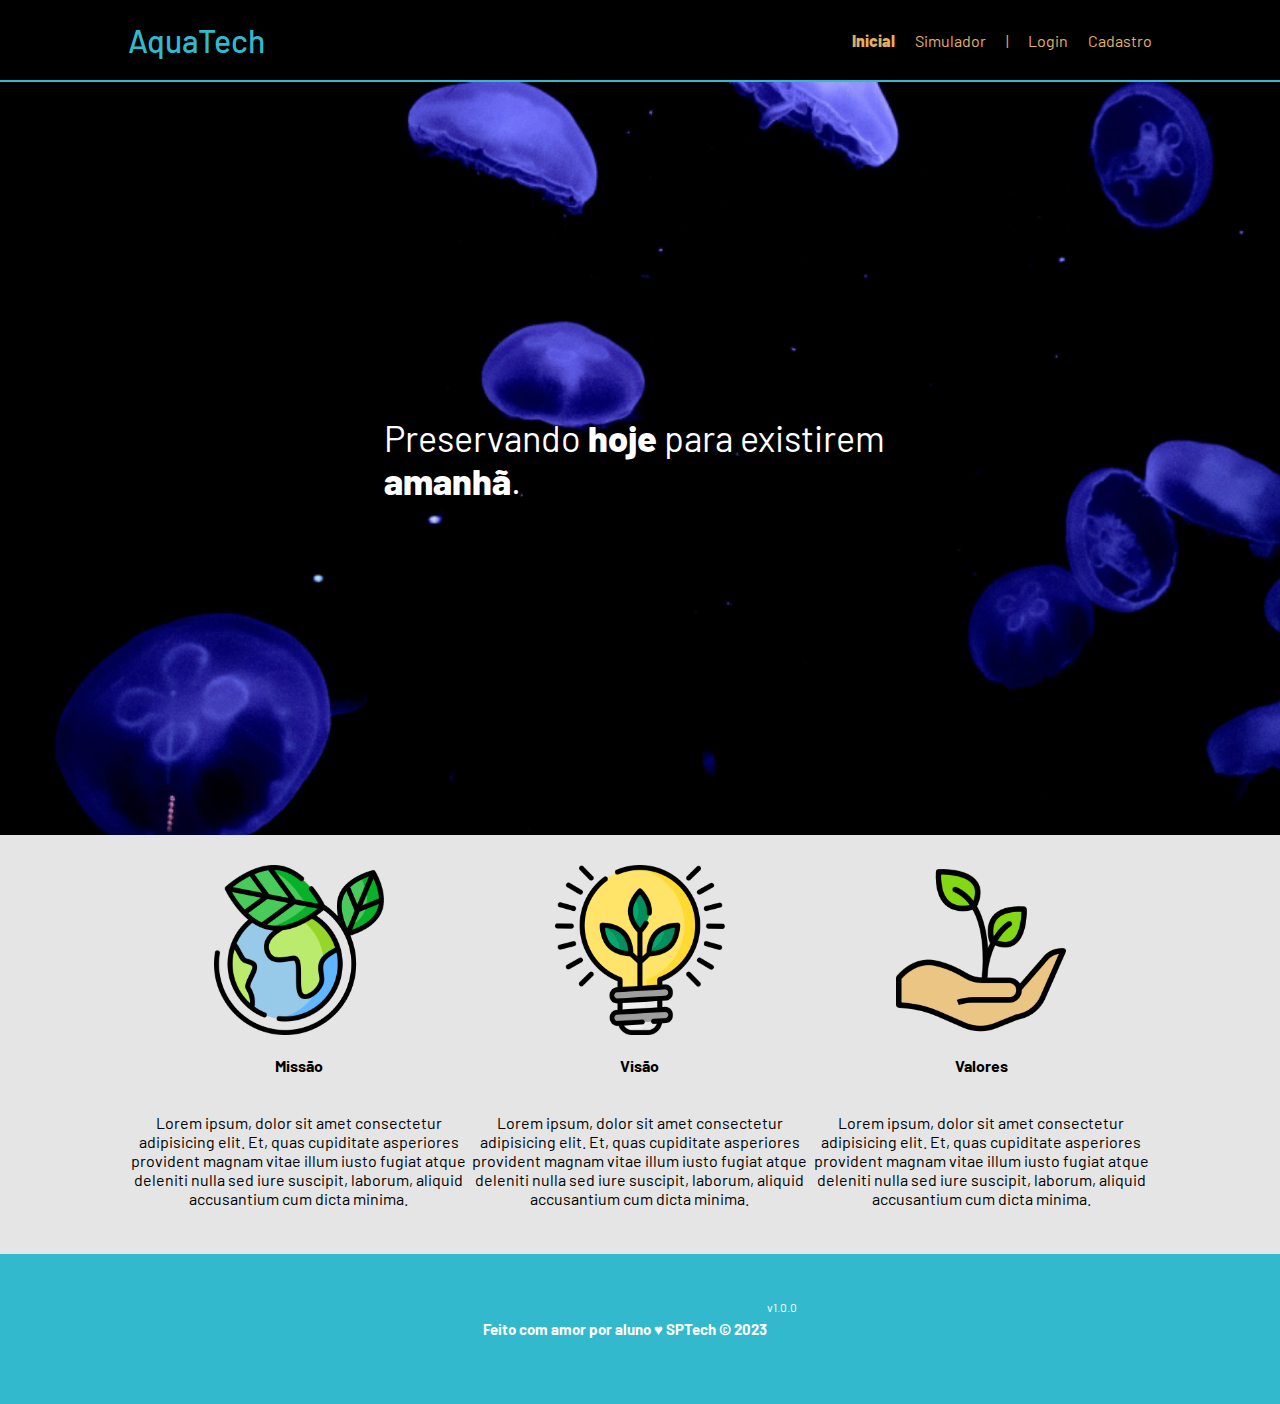
<file: public/index.html>
<!DOCTYPE html>
<html lang="en">

<head>
    <meta charset="UTF-8">
    <meta http-equiv="X-UA-Compatible" content="IE=edge">
    <meta name="viewport" content="width=device-width, initial-scale=1.0">

    <title>AquaTech | Página Inicial</title>

    <script src="./js/sessao.js"></script>

    <link rel="stylesheet" href="./css/estilo.css">
    <link rel="icon" href="./assets/icon/favicon2.ico">
    <link rel="preconnect" href="https://fonts.gstatic.com">
</head>

<body>
    <div class="header">
      <div class="container">
        <h1 class="titulo">AquaTech</h1>
        <ul class="navbar">
          <li class="agora">
            <a href="#">Inicial</a>
          </li>
          <li>
            <a href="simulador.html">Simulador</a>
          </li>
          <li>|</li>
          <li>
            <a href="login.html">Login</a>
          </li>
          <li>
            <a href="cadastro.html">Cadastro</a>
          </li>
        </ul>
      </div>
    </div>
  
    <div class="banner">
      <div class="container">
        <p>Preservando <span>hoje</span> para existirem <span>amanhã</span>.</p>
      </div>
    </div>
  
    <div class="social">
      <div class="container">
        <div class="boxes">
          <div class="box">
            <img src="assets/imgs/planet-earth_color.png">
            <h4>Missão</h4>
            <p>Lorem ipsum, dolor sit amet consectetur adipisicing elit. Et, quas cupiditate asperiores provident magnam
              vitae illum iusto fugiat atque deleniti nulla sed iure suscipit, laborum, aliquid accusantium cum dicta
              minima.</p>
          </div>
          <div class="box">
            <img src="assets/imgs/lightbulb_color.png">
            <h4>Visão</h4>
            <p>Lorem ipsum, dolor sit amet consectetur adipisicing elit. Et, quas cupiditate asperiores provident magnam
              vitae illum iusto fugiat atque deleniti nulla sed iure suscipit, laborum, aliquid accusantium cum dicta
              minima.</p>
          </div>
          <div class="box">
            <img src="assets/imgs/growth_color.png">
            <h4>Valores</h4>
            <p>Lorem ipsum, dolor sit amet consectetur adipisicing elit. Et, quas cupiditate asperiores provident magnam
              vitae illum iusto fugiat atque deleniti nulla sed iure suscipit, laborum, aliquid accusantium cum dicta
              minima.</p>
          </div>
        </div>
      </div>
    </div>
  
    <div class="footer">
      <div class="container">
        <h4>Feito com amor por aluno &hearts; SPTech &copy; 2023</h4>
        <span class="version">v1.0.0</span>
      </div>
    </div>
  </body>

</html>
</file>
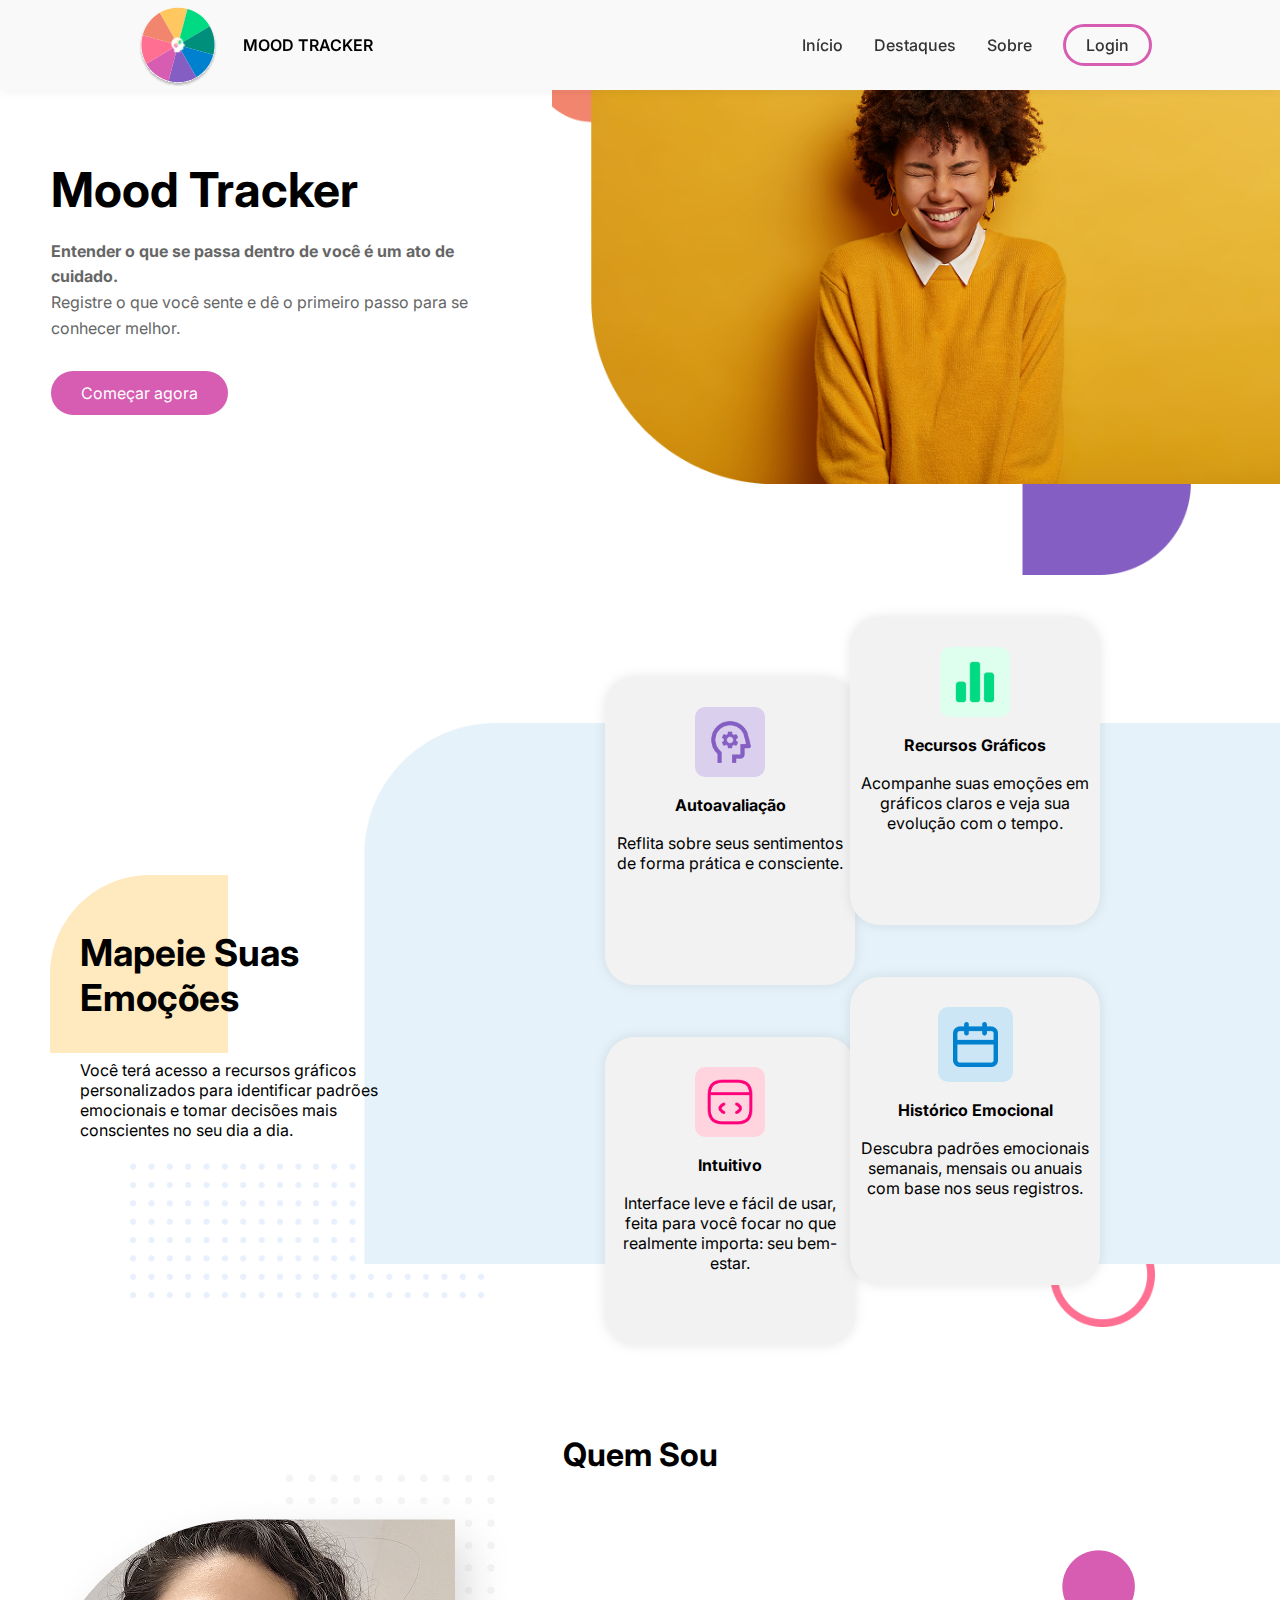
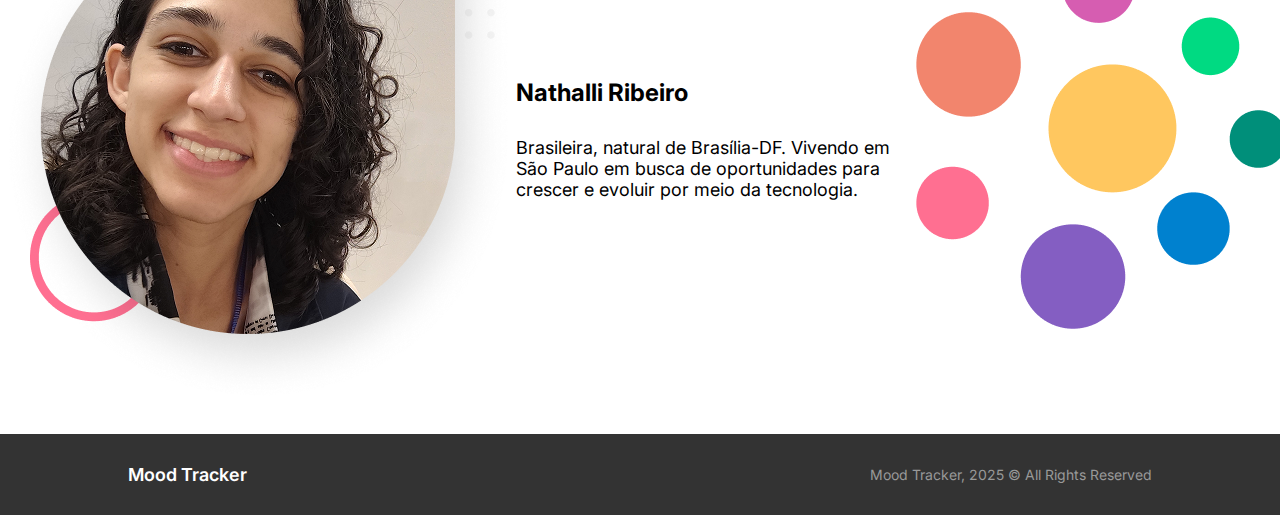
<file: website/public/index.html>
<!DOCTYPE html>
<html lang="pt-br">

<head>
  <meta charset="UTF-8">
  <meta http-equiv="X-UA-Compatible" content="IE=edge">
  <meta name="viewport" content="width=device-width, initial-scale=1.0">

  <title>Mood Tracker</title>

  <script src="./js/sessao.js"></script>

  <link rel="stylesheet" href="./css/estilo.css">
  <link rel="icon" href="./assets/icon/logotitle.svg">
  <link rel="preconnect" href="https://fonts.gstatic.com">
</head>

<body>
  <div class="header" id="inicio">
    <div class="container">
      <div class="logo-area">
        <img class="logo_navbar" src="./assets/icon/logotitle.svg" alt="logo">
        <span>MOOD TRACKER</span>
      </div>

      <ul class="navbar">
        <li class="agora">
          <a href="#inicio">Início</a>
        </li>
        <li class="agora">
          <a href="#destaque">Destaques</a>
        </li>
        <li class="agora">
          <a href="#sobre">Sobre</a>
        </li>
        <li class="login-button">
          <a href="login.html">Login</a>
        </li>
      </ul>
    </div>
  </div>

  <div class="banner" >
    <div class="container">
      <div class="banner-content">
        <div class="banner-text">
          <h1>Mood Tracker</h1>
          <p><span>Entender o que se passa dentro de você é um ato de cuidado.</span> <br>
            Registre o que você sente e dê o primeiro passo para se conhecer melhor.</p>
          <a href="./cadastro.html" class="banner-button">Começar agora</a>
        </div>
        <div class="banner-image">
        </div>
      </div>
    </div>
  </div>

  <div class="destaque" id="destaque">
    <div class="container">
      <div class="destaque-text">
        <h4>Mapeie Suas Emoções</h4>
        <p>Você terá acesso a recursos gráficos personalizados para identificar padrões emocionais
          e tomar decisões mais conscientes no seu dia a dia.</p>
      </div>
      <div class="boxes">
        <div class="box box1">
          <img src="assets/imgs/autoavaliacao.png">
          <h4>Autoavaliação</h4>
          <p>Reflita sobre seus sentimentos de forma prática e consciente.</p>
        </div>
        <div class="box box2">
          <img src="assets/imgs/recursos-graficos.png">
          <h4>Recursos Gráficos</h4>
          <p>Acompanhe suas emoções em gráficos claros e veja sua evolução com o tempo.</p>
        </div>
        <div class="box box3">
          <img src="assets/imgs/intuitivo.png">
          <h4>Intuitivo</h4>
          <p> Interface leve e fácil de usar,
            feita para você focar no que realmente importa: seu bem-estar.</p>
        </div>
        <div class="box box4">
          <img src="assets/imgs/historico-emocional.png">
          <h4>Histórico Emocional</h4>
          <p>Descubra padrões emocionais semanais, mensais ou anuais com base nos seus registros.</p>
        </div>
      </div>
    </div>
  </div>

  <div class="sobre" id="sobre">
    <h1>Quem Sou</h1>
    <div class="container">
      <img src="./assets/imgs/foto.png" alt="Foto de perfil">
      <div class="sobre-text">
        <h4>Nathalli Ribeiro</h4>
        <p>Brasileira, natural de Brasília-DF. Vivendo em São Paulo em busca de oportunidades para crescer e evoluir por
        meio da tecnologia.</p>
      </div>
      <img src="./assets/imgs/bolinhas.png">
    </div>
  </div>

  <div class="footer">
    <div class="container">
      <div class="footer-content">
        <div class="footer-logo">Mood Tracker</div>
        <div class="footer-copyright">Mood Tracker, 2025 © All Rights Reserved</div>
      </div>
    </div>
  </div>
</body>

</html>
</file>
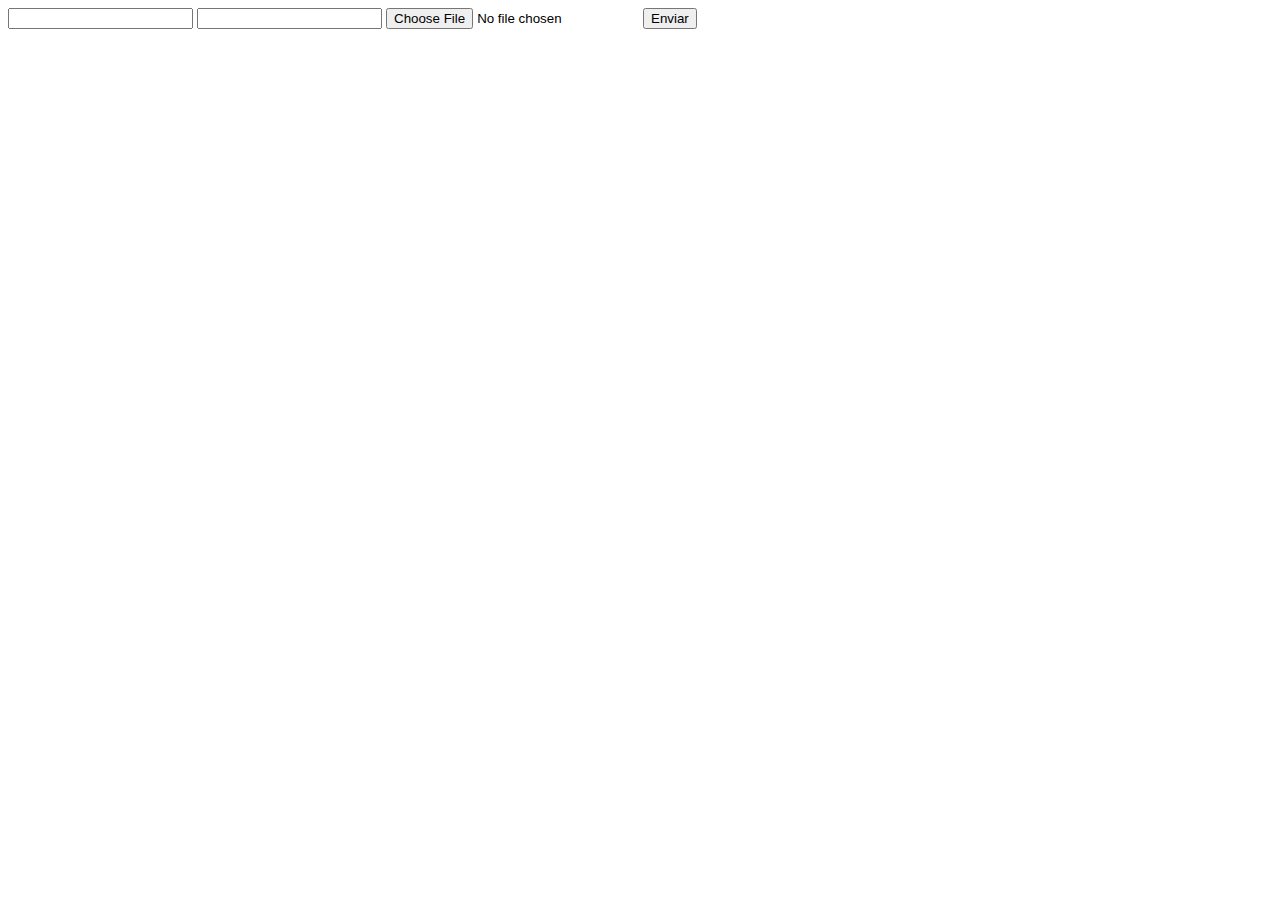
<file: docs_apoio/exemplo_de_upload_de_arquivo/public/index.html>
<!DOCTYPE html>
<html lang="en">

<head>
  <meta charset="UTF-8">
  <meta http-equiv="X-UA-Compatible" content="IE=edge">
  <meta name="viewport" content="width=device-width, initial-scale=1.0">
  <title>Upload</title>
</head>

<body>

  <div>
    <input name="nome" id="nome" type="text" />
    <input name="email" id="email" type="url" />
    <input name="foto" id="foto" type="file" />
    <button onclick="enviar()">Enviar</button>
  </div>

  <div id="container"></div>
</body>

</html>

<script>
  function enviar() {
    const formData = new FormData();
    formData.append('foto', foto.files[0])
    formData.append('nome', nome.value)
    formData.append('email', email.value)

    fetch("/usuarios/cadastro", {
      method: "POST",
      body: formData
    })
      .then(res => {
        window.location = "./perfil.html"
      })
      .catch(err => {
        console.log(err);
      })
  }
</script>
</file>
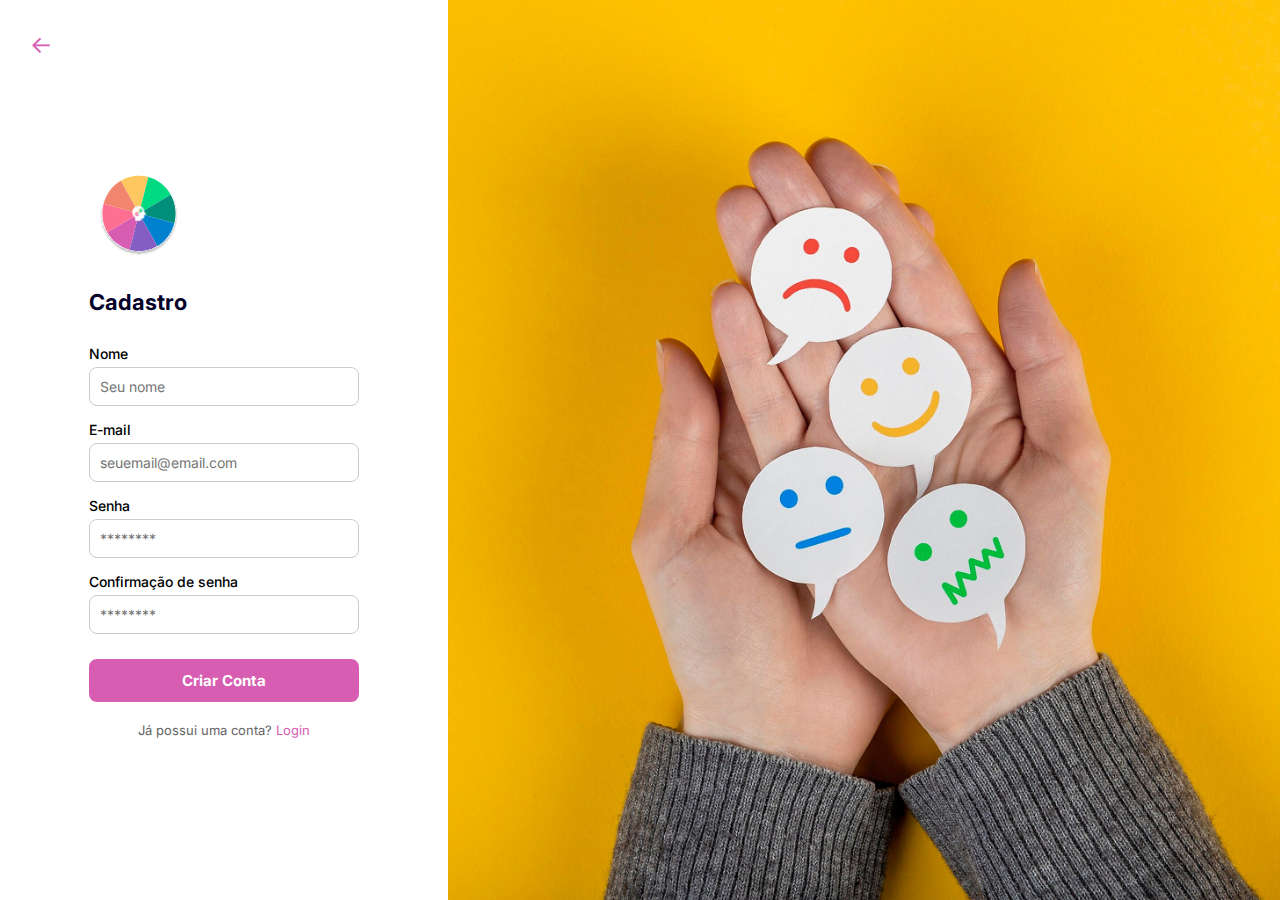
<file: public/cadastro.html>
<!DOCTYPE html>
<html lang="pt-br">

<head>
  <meta charset="UTF-8" />
  <meta http-equiv="X-UA-Compatible" content="IE=edge" />
  <meta name="viewport" content="width=device-width, initial-scale=1.0" />
  <title>Cadastro - Mood Tracker</title>

  <script src="./js/sessao.js" defer></script>
  <link rel="stylesheet" href="./css/log.css" />
  <link rel="icon" href="./assets/icon/logotitle.svg" />
  <link rel="preconnect" href="https://fonts.gstatic.com" />
</head>

<body>
  <div class="login">
    <div class="painel-esquerdo">
      <a href="index.html" class="voltar-seta">←</a>

      <div class="alerta_erro">
        <div class="card_erro" id="cardErro">
          <span id="mensagem_erro"></span>
        </div>
      </div>

      <div class="container">
        <div class="card-login">
          <img class="logo_login" src="./assets/icon/logotitle.svg" alt="Logo Mood Tracker" />
          <h2>Cadastro</h2>

          <form class="formulario" onsubmit="cadastrar()">
            <div class="campo">
              <label for="nome_input">Nome</label>
              <input id="nome_input" type="text" placeholder="Seu nome" required />
            </div>

            <div class="campo">
              <label for="email_input">E-mail</label>
              <input id="email_input" type="email" placeholder="seuemail@email.com" required />
            </div>

            <div class="campo">
              <label for="senha_input">Senha</label>
              <input id="senha_input" type="password" placeholder="********" required />
            </div>

            <div class="campo">
              <label for="confirmacao_senha_input">Confirmação de senha</label>
              <div class="campo-senha">
                <input id="confirmacao_senha_input" type="password" placeholder="********" required />
              </div>
            </div>

            <button type="submit" class="botao">Criar Conta</button>
          </form>

          <div class="cadastro-link">
            Já possui uma conta? <a href="login.html">Login</a>
          </div>

          <div id="div_erros_login"></div>
        </div>
      </div>
    </div>

    <div class="painel-direito"></div>
  </div>

</body>

</html>


<script>
  // Array para armazenar empresas cadastradas para validação de código de ativação 
  // let listaEmpresasCadastradas = [];

  function cadastrar() {
    // aguardar();


    //Recupere o valor da nova input pelo nome do id
    // Agora vá para o método fetch logo abaixo
    var nomeVar = nome_input.value;
    var emailVar = email_input.value;
    var senhaVar = senha_input.value;
    var confirmacaoSenhaVar = confirmacao_senha_input.value;

    // Verificando se há algum campo em branco
    if (
      nomeVar == "" ||
      emailVar == "" ||
      senhaVar == "" ||
      confirmacaoSenhaVar == ""
    ) {
      cardErro.style.display = "block";
      mensagem_erro.innerHTML = "Preencha todos os campos.";

      finalizarAguardar();
      return false;
    } /* else if (nomeVar.length <= 1) {
      cardErro.style.display = "block";
      mensagem_erro.innerHTML = "Digite seu nome.";

      finalizarAguardar();
      return false;

    } else if (!emailVar.includes('@') || !emailVar.includes('.')) {
      cardErro.style.display = "block";
      mensagem_erro.innerHTML = "Email inválido! Deve incluir @ e .";

      finalizarAguardar();
      return false;

    } else if (senhaVar.length <= 6) {
      cardErro.style.display = "block";
      mensagem_erro.innerHTML = "Sua senha deve ter mais que 6 caracteres.";

      finalizarAguardar();
      return false;

    } else if (senhaVar != confirmacaoSenhaVar) {
      cardErro.style.display = "block";
      mensagem_erro.innerHTML = "As senhas devem ser iguais.";

      finalizarAguardar();
      return false;
    } */ else {
      setInterval(sumirMensagem, 5000);
    }

    // Enviando o valor da nova input
    fetch("/users/cadastrar", {
      method: "POST",
      headers: {
        "Content-Type": "application/json",
      },
      body: JSON.stringify({
        nomeServer: nomeVar,
        emailServer: emailVar,
        senhaServer: senhaVar,
      }),
    })
      .then(function (resposta) {
        console.log("resposta: ", resposta);

        if (resposta.ok) {
          cardErro.style.display = "block";

          mensagem_erro.innerHTML =
            "Cadastro realizado com sucesso! Redirecionando para tela de Login...";

          setTimeout(() => {
            window.location = "login.html";
          }, 2000);

          limparFormulario();
          finalizarAguardar();
        } else {
          throw "Houve um erro ao tentar realizar o cadastro!";
        }
      })
      .catch(function (resposta) {
        console.log(`#ERRO: ${resposta}`);
        finalizarAguardar();
      });

    return false;
  }

  function sumirMensagem() {
    cardErro.style.display = "none";
  }

</script>
</file>
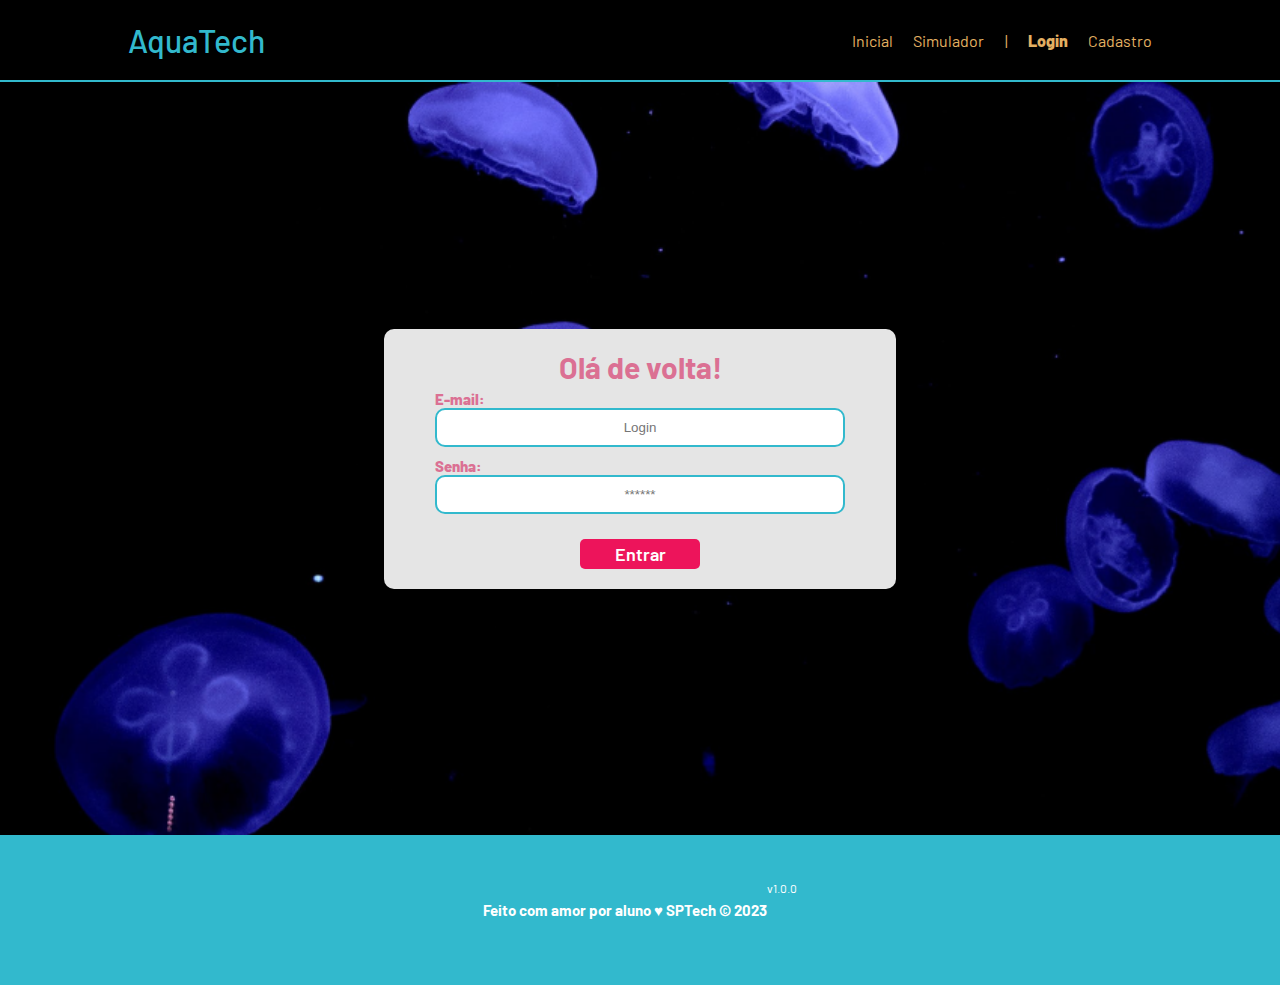
<file: public/login.html>
<!DOCTYPE html>
<html lang="pt-br">

<head>
    <meta charset="UTF-8">
    <meta http-equiv="X-UA-Compatible" content="IE=edge">
    <meta name="viewport" content="width=device-width, initial-scale=1.0">

    <title>AquaTech | Login</title>

    <script src="./js/sessao.js"></script>

    <link rel="stylesheet" href="./css/estilo.css">
    <link rel="icon" href="./assets/icon/favicon2.ico">
    <link rel="preconnect" href="https://fonts.gstatic.com">
</head>

<body>

    <!--Header-->

    <div class="header">
        <div class="container">
            <h1 class="titulo">AquaTech</h1>
            <ul class="navbar">
                <li>
                    <a href="index.html">Inicial</a>
                </li>
                <li>
                    <a href="simulador.html">Simulador</a>
                </li>
                <li>|</li>
                <li class="agora">
                    <a href="#">Login</a>
                </li>
                <li>
                    <a href="cadastro.html">Cadastro</a>
                </li>
            </ul>
        </div>
    </div>


    <div class="login">
        <div class="alerta_erro">
            <div class="card_erro" id="cardErro">
                <span id="mensagem_erro"></span>
            </div>
        </div>
        <div class="container">
            <div class="card card-login">
                <h2>Olá de volta!</h2>
                <div class="formulario">
                    <div class="campo">
                        <span>E-mail:</span>
                        <input id="email_input" type="text" placeholder="Login">
                    </div>
                    <div class="campo">
                        <span>Senha:</span>
                        <input id="senha_input" type="password" placeholder="******">
                    </div>
                    <button class="botao" onclick="entrar()">Entrar</button>
                </div>

                <div id="div_aguardar" class="loading-div">
                    <img src="./assets/circle-loading.gif" id="loading-gif">
                </div>

                <div id="div_erros_login"></div>
            </div>
        </div>
    </div>

    <!--footer inicio-->
    <div class="footer">
        <div class="container">
            <h4>Feito com amor por aluno &hearts; SPTech &copy; 2023</h4>
            <span class="version">v1.0.0</span>
        </div>
    </div>
    <!--footer fim-->

</body>

</html>

<script>


    function entrar() {
        aguardar();

        var emailVar = email_input.value;
        var senhaVar = senha_input.value;

        if (emailVar == "" || senhaVar == "") {
            cardErro.style.display = "block"
            mensagem_erro.innerHTML = "(Mensagem de erro para todos os campos em branco)";
            finalizarAguardar();
            return false;
        }
        else {
            setInterval(sumirMensagem, 5000)
        }

        console.log("FORM LOGIN: ", emailVar);
        console.log("FORM SENHA: ", senhaVar);

        fetch("/usuarios/autenticar", {
            method: "POST",
            headers: {
                "Content-Type": "application/json"
            },
            body: JSON.stringify({
                emailServer: emailVar,
                senhaServer: senhaVar
            })
        }).then(function (resposta) {
            console.log("ESTOU NO THEN DO entrar()!")

            if (resposta.ok) {
                console.log(resposta);

                resposta.json().then(json => {
                    console.log(json);
                    console.log(JSON.stringify(json));
                    sessionStorage.EMAIL_USUARIO = json.email;
                    sessionStorage.NOME_USUARIO = json.nome;
                    sessionStorage.ID_USUARIO = json.id;
                    sessionStorage.AQUARIOS = JSON.stringify(json.aquarios)

                    setTimeout(function () {
                        window.location = "./dashboard/cards.html";
                    }, 1000); // apenas para exibir o loading

                });

            } else {

                console.log("Houve um erro ao tentar realizar o login!");

                resposta.text().then(texto => {
                    console.error(texto);
                    finalizarAguardar(texto);
                });
            }

        }).catch(function (erro) {
            console.log(erro);
        })

        return false;
    }

    function sumirMensagem() {
        cardErro.style.display = "none"
    }

</script>
</file>
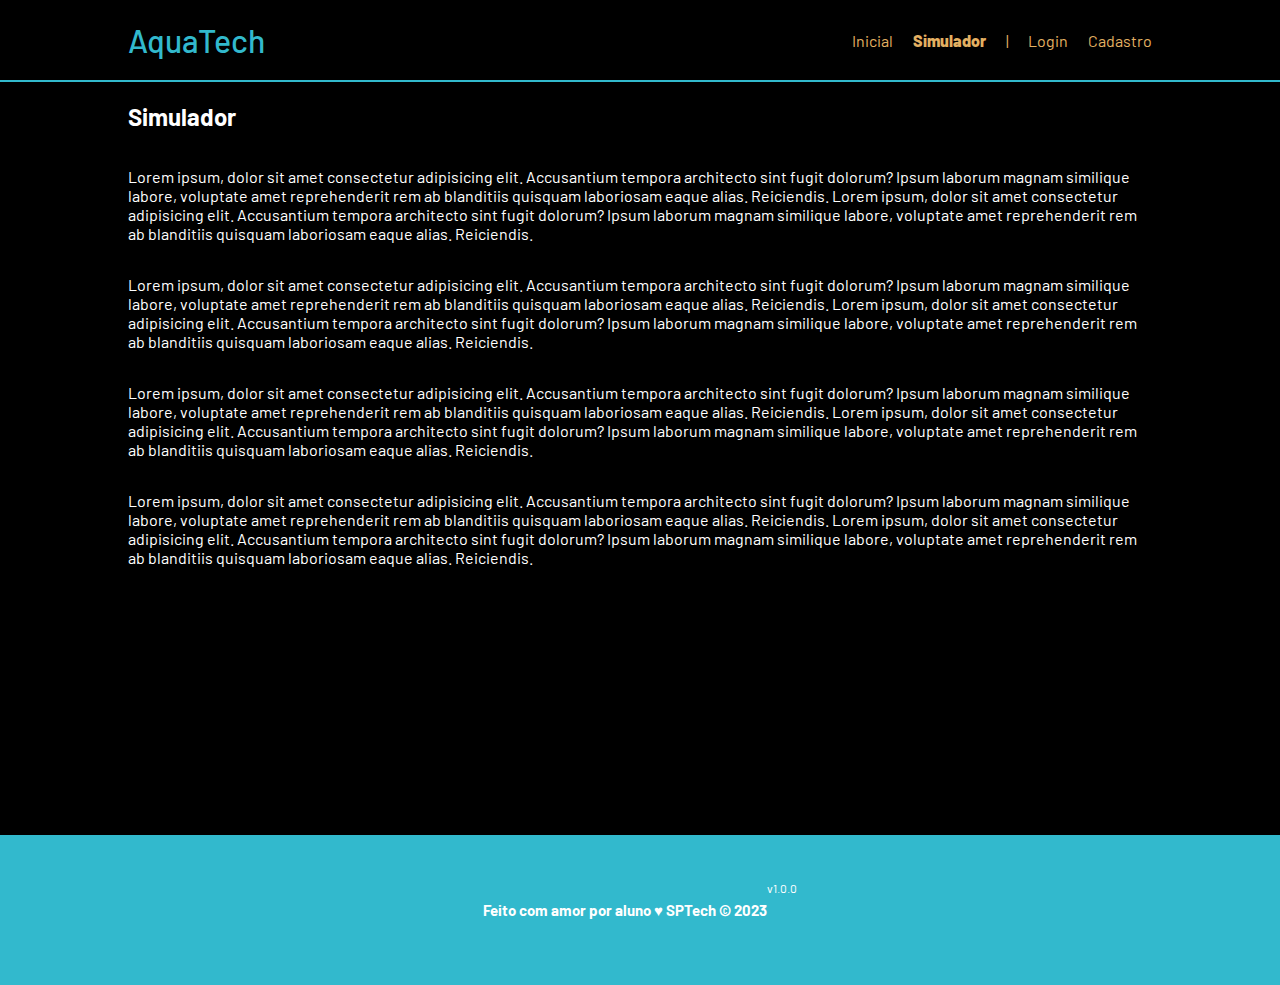
<file: public/simulador.html>
<!DOCTYPE html>
<html lang="pt-br">

<head>
    <meta charset="UTF-8">
    <meta http-equiv="X-UA-Compatible" content="IE=edge">
    <meta name="viewport" content="width=device-width, initial-scale=1.0">

    <title>AquaTech | Simulador</title>

    <script src="./js/sessao.js"></script>

    <link rel="stylesheet" href="./css/estilo.css">
    <link rel="icon" href="./assets/icon/favicon2.ico">
    <link rel="preconnect" href="https://fonts.gstatic.com">
</head>

<body>

    <!--header inicio-->
    <div class="header">
        <div class="container">
            <h1 class="titulo">AquaTech</h1>
            <ul class="navbar">
                <li>
                    <a href="./index.html">Inicial</a>
                </li>
                <li class="agora">Simulador</li>
                <li>|</li>
                <li>
                    <a href="./login.html">Login</a>
                </li>
                <li>
                    <a href="./login.html">Cadastro</a>
                </li>
            </ul>
        </div>
    </div>


    <!-- simulador inicio -->
    <div class="simulador">
        <div class="container">
            <h2>Simulador</h2>
            <p>Lorem ipsum, dolor sit amet consectetur adipisicing elit. Accusantium tempora architecto sint fugit
                dolorum? Ipsum laborum magnam similique labore, voluptate amet reprehenderit rem ab blanditiis quisquam
                laboriosam eaque alias. Reiciendis. Lorem ipsum, dolor sit amet consectetur adipisicing elit.
                Accusantium tempora architecto sint fugit dolorum? Ipsum laborum magnam similique labore, voluptate amet
                reprehenderit rem ab blanditiis quisquam laboriosam eaque alias. Reiciendis.</p>
            <p>Lorem ipsum, dolor sit amet consectetur adipisicing elit. Accusantium tempora architecto sint fugit
                dolorum? Ipsum laborum magnam similique labore, voluptate amet reprehenderit rem ab blanditiis quisquam
                laboriosam eaque alias. Reiciendis. Lorem ipsum, dolor sit amet consectetur adipisicing elit.
                Accusantium tempora architecto sint fugit dolorum? Ipsum laborum magnam similique labore, voluptate amet
                reprehenderit rem ab blanditiis quisquam laboriosam eaque alias. Reiciendis.</p>
            <p>Lorem ipsum, dolor sit amet consectetur adipisicing elit. Accusantium tempora architecto sint fugit
                dolorum? Ipsum laborum magnam similique labore, voluptate amet reprehenderit rem ab blanditiis quisquam
                laboriosam eaque alias. Reiciendis. Lorem ipsum, dolor sit amet consectetur adipisicing elit.
                Accusantium tempora architecto sint fugit dolorum? Ipsum laborum magnam similique labore, voluptate amet
                reprehenderit rem ab blanditiis quisquam laboriosam eaque alias. Reiciendis.</p>
            <p>Lorem ipsum, dolor sit amet consectetur adipisicing elit. Accusantium tempora architecto sint fugit
                dolorum? Ipsum laborum magnam similique labore, voluptate amet reprehenderit rem ab blanditiis quisquam
                laboriosam eaque alias. Reiciendis. Lorem ipsum, dolor sit amet consectetur adipisicing elit.
                Accusantium tempora architecto sint fugit dolorum? Ipsum laborum magnam similique labore, voluptate amet
                reprehenderit rem ab blanditiis quisquam laboriosam eaque alias. Reiciendis.</p>

        </div>
    </div>
    <!-- simulador fim -->

    <!--footer inicio-->
    <div class="footer">
        <div class="container">
            <h4>Feito com amor por aluno &hearts; SPTech &copy; 2023</h4>
            <span class="version">v1.0.0</span>
        </div>
    </div>
    <!--footer fim-->


</body>

</html>
</file>
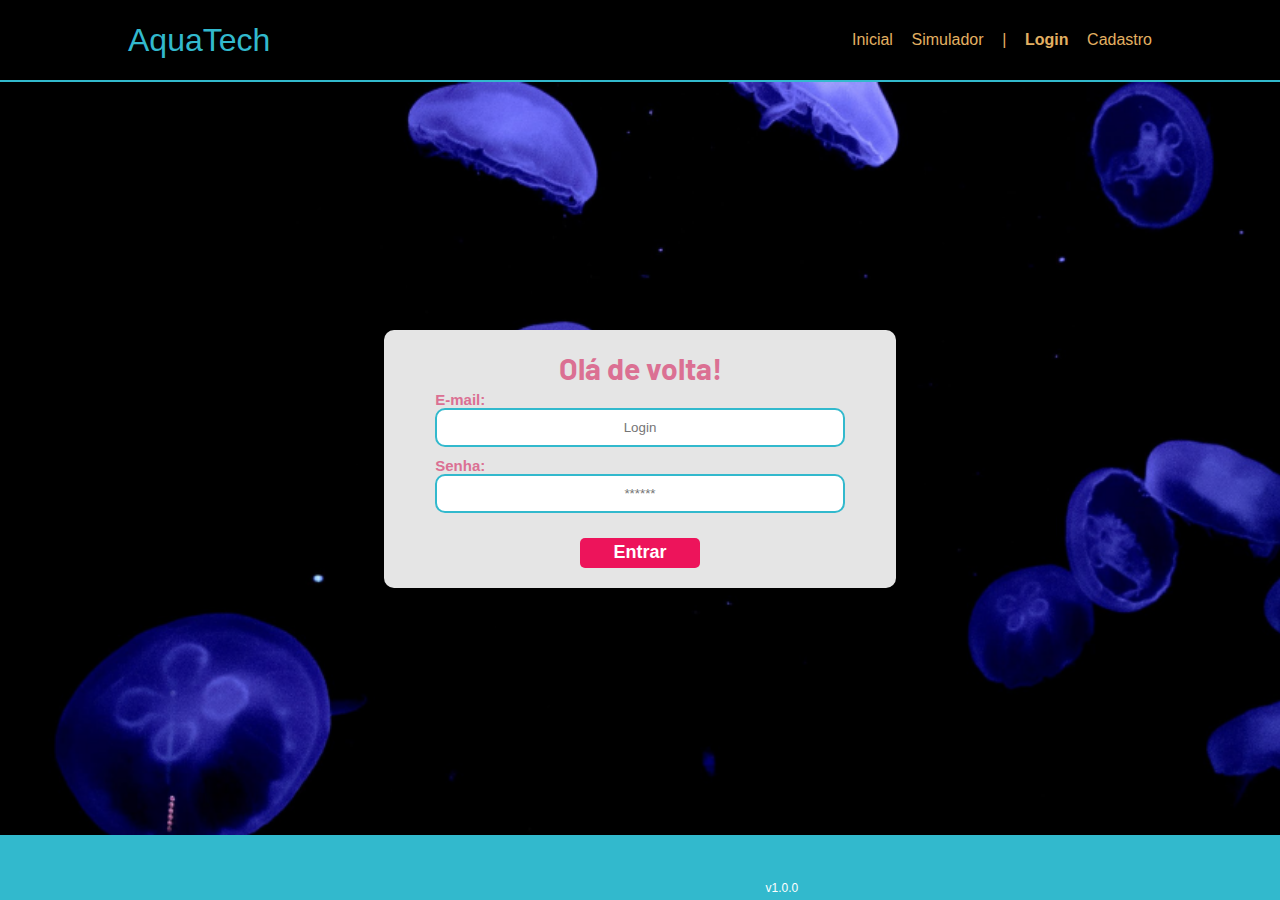
<file: public/dashboard/cards.html>
<!DOCTYPE html>
<html lang="pt-br">

<head>
    <link rel="shortcut icon" href="../assets/icon/favicon2.ico" type="image/x-icon">
    <meta charset="UTF-8">
    <meta http-equiv="X-UA-Compatible" content="IE=edge">
    <meta name="viewport" content="width=device-width, initial-scale=1.0">
    <title>AquaTech | Tempo Real</title>


    <link rel="stylesheet" href="./../css/dashboards.css">
    <link rel="stylesheet" href="./../css/estilo.css" />

    <script src="../js/sessao.js"></script>
    <script src="../js/alerta.js"></script>
    <link rel="preconnect" href="https://fonts.gstatic.com">
    <link
        href="https://fonts.googleapis.com/css2?family=Exo+2:ital,wght@0,100;0,200;0,300;0,400;0,500;0,600;0,700;0,800;0,900;1,100;1,200;1,300;1,400;1,500;1,600;1,700;1,800;1,900&display=swap"
        rel="stylesheet">
</head>

<body onload="validarSessao(), exibirAquarios(),  atualizacaoPeriodica()">

    <div class="janela">

        <div class="header-left dash-header">

            <h1>AquaTech</h1>

            <div class="hello">
                <h3>Olá, <span id="b_usuario">usuário</span>!</h3>
            </div>

            <div class="btn-nav">
                <h3>Aquários</h3>
            </div>

            <div class="btn-nav-white">
                <a href="./dashboard.html">
                    <h3>Gráficos</h3>
                </a>
            </div>

            <div class="btn-nav-white">
                <a href="./mural.html">
                    <h3>Mural de Avisos</h3>
                </a>
            </div>

            <div class="btn-logout" onclick="limparSessao()">
                <h3>Sair</h3>
            </div>

        </div>

        <div class="dash">
            <div id="alerta">
            </div>
            <div class="area-parametros-alerta">
                <p class="titulo-legenda">
                    Legenda - Parâmetros para Alertas
                </p>
                <div class="parametros-alerta">
                    <div class="item-regua perigo-frio">
                        <p>Perigo</p>
                        <p>&lt;=5°C</p>
                    </div>
                    <div class="item-regua alerta-frio">
                        <p>Alerta</p>
                        <p>&lt;=10°C</p>
                    </div>
                    <div class="item-regua ideal">
                        <p>Ideal</p>
                        <p>20°C</p>
                    </div>
                    <div class="item-regua alerta-quente">
                        <p>Alerta</p>
                        <p>&gt;=22°C</p>
                    </div>
                    <div class="item-regua perigo-quente">
                        <p>Perigo</p>
                        <p>&gt;=23°C</p>
                    </div>
                </div>
            </div>

            <div class="cards" id="cardAquarios">

            </div>

        </div>

    </div>

</body>

<script>

    function exibirAquarios() {
        JSON.parse(sessionStorage.AQUARIOS).forEach(item => {
            document.getElementById("cardAquarios").innerHTML += `
                    <div class="card-aquario">
                        <div class="title-aquario">
                            <h1>${item.descricao}</h1>
                        </div>
                        <div class="desc-aquario">
                        <div class="temperatura">
                            <p id="temp_aquario_${item.id}">-°C</p>
                        </div>
                        <div class="cor-alerta" id="card_${item.id}"></div>
                    </div>
                    </div>
                    `
        });
    }

</script>

</html>
</file>
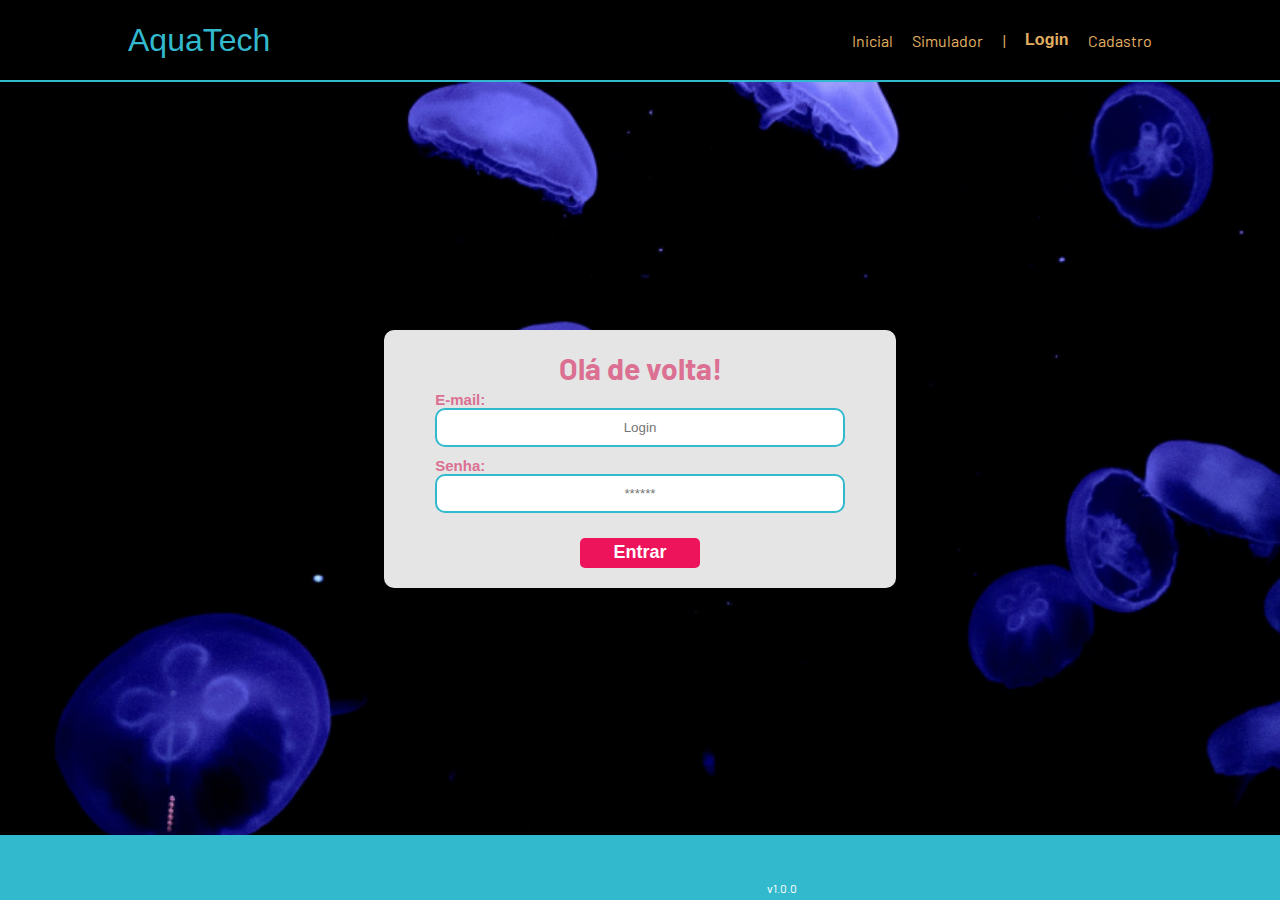
<file: public/dashboard/edicao-aviso.html>
<!DOCTYPE html>
<html lang="pt-br">

<head>
    <link rel="shortcut icon" href="../assets/icon/favicon2.ico" type="image/x-icon">
    <meta charset="UTF-8">
    <meta http-equiv="X-UA-Compatible" content="IE=edge">
    <meta name="viewport" content="width=device-width, initial-scale=1.0">
    <title>AquaTech | Página Inicial</title>

    
    <link rel="stylesheet" href="./../css/dashboards.css">
    <link rel="stylesheet" href="./../css/estilo.css" />
    <script src="../js/sessao.js"></script>

    <link rel="preconnect" href="https://fonts.gstatic.com">
    <link
        href="https://fonts.googleapis.com/css2?family=Exo+2:ital,wght@0,100;0,200;0,300;0,400;0,500;0,600;0,700;0,800;0,900;1,100;1,200;1,300;1,400;1,500;1,600;1,700;1,800;1,900&display=swap"
        rel="stylesheet">
</head>

<body onload="validarSessao(), listarInfosDeUm()" style="background-color: #161618;">
    <!-- <body onload="validarSessao()"> -->

    <div class="janela">


        <div class="header-left">

            <h1>AquaTech</h1>

            <div class="hello">
                <h3>Olá, <span id="b_usuario">usuário</span>!</h3>
            </div>

            <div class="btn-nav-white">
                <a href="cards.html">
                    <h3>Aquários</h3>
                </a>
            </div>

            <div class="btn-nav-white">
                <a href="./dashboard.html">
                    <h3>Gráficos</h3>
                </a>
            </div>

            <div class="btn-nav-white">
                <a href="./mural.html">
                    <h3>Mural de Avisos</h3>
                </a>
            </div>

            <div class="btn-logout" onclick="limparSessao()">
                <h3>Sair</h3>
            </div>

        </div>

        <div class="dash-right">

            <div class="avisos">
                <div class="container">
                    <h1>Editar um aviso</h1>
                    <div class="div-form">
                        <label>
                            ID:
                            <br>
                            <input id="input_id" maxlength="100" type="text" style="color: rgb(196, 196, 196)" disabled>
                        </label>
                        <label>
                            Autor:
                            <br>
                            <input id="input_nome" maxlength="100" type="text" style="color: rgb(196, 196, 196)"
                                disabled>
                        </label>
                        <label>
                            Título:
                            <br>
                            <input id="input_titulo" maxlength="100" type="text" style="color: rgb(196, 196, 196)"
                                disabled>
                        </label>
                        <br>
                        <label>
                            Descrição (máximo de 250 caracteres):
                            <br>
                            <textarea id="textarea_descricao" maxlength="250" rows="5"></textarea>
                        </label>
                        <br>
                        <button onclick="editar()">Editar</button>
                    </div>

                </div>
            </div>
        </div>
    </div>
</body>

</html>

<script>
    function listarInfosDeUm() {
        console.log("Criar função de trazer informações de post escolhido");
    }

    function editar() {
        fetch(`/avisos/editar/${sessionStorage.getItem("ID_POSTAGEM_EDITANDO")}`, {
            method: "PUT",
            headers: {
                "Content-Type": "application/json"
            },
            body: JSON.stringify({
                descricao: textarea_descricao.value
            })
        }).then(function (resposta) {

            if (resposta.ok) {
                window.alert("Post atualizado com sucesso pelo usuario de email: " + sessionStorage.getItem("EMAIL_USUARIO") + "!");
                window.location = "/dashboard/mural.html"
            } else if (resposta.status == 404) {
                window.alert("Deu 404!");
            } else {
                throw ("Houve um erro ao tentar realizar a postagem! Código da resposta: " + resposta.status);
            }
        }).catch(function (resposta) {
            console.log(`#ERRO: ${resposta}`);
        });
    }

</script>
</file>
<file: public/css/estilo.css>
@import url('https://fonts.googleapis.com/css2?family=Barlow:ital,wght@0,100;0,200;0,300;0,400;0,500;0,600;0,700;0,800;0,900;1,100;1,200;1,300;1,400;1,500;1,600;1,700;1,800;1,900&display=swap');

body {
  margin: 0;
  padding: 0;
  font-family: 'Barlow', 'Segoe UI', 'Segoe UI', Tahoma, Geneva, Verdana, sans-serif;
  background-color: black;
}

:root {
  --tamanho-header: 80px;
  --tamanho-banner: calc(100vh - var(--tamanho-header) - var(--tamanho-footer) - 2px);
  --tamanho-simulador: calc(100vh - var(--tamanho-header) - var(--tamanho-footer) - 2px);
  --tamanho-login: calc(100vh - var(--tamanho-header) - var(--tamanho-footer) - 2px);
  --tamanho-footer: 65px;
}

.container {
  display: flex;
  width: 80%;
  margin: auto;
}

.header {
  height: var(--tamanho-header);
  border-bottom: 2px solid #32b9cd;
}

.header .container {
  justify-content: space-between;
  align-items: center;
  height: 100%;
}

.header a {
  text-decoration: none;
  color: #e3b062;
}

.agora {
  font-weight: 800;
}

.navbar {
  width: 300px;
  display: flex;
  align-items: center;
  justify-content: space-between;
  list-style: none;
  color: #e3b062;
}

.titulo {
  color: #32b9cd;
  width: fit-content;
  font-weight: 500;
}

.header h1 {
  margin: 0;
}

/* BANNER */

.banner {
  height: var(--tamanho-banner);
  color: white;
  background-image: url('../assets/imgs/bg-jelly-fish-para-home.png');
  background-size: cover;
}

.banner .container {
  justify-content: center;
  align-items: center;
  height: 100%;
}

.banner .container p {
  width: 50%;
  margin: 0;
  padding: 0;
  font-size: 36px;
}

.banner .container span {
  font-weight: 800;
}

/* MISSÃO VISÃO VALORES */

.social {
  background-color: #e5e5e5;
  display: flex;
}

.social .container {
  justify-content: center;
}

.box img {
  width: 170px;
}

.social .container .boxes {
  display: flex;
  justify-content: space-between;
  width: 100%;
  padding: 30px 0;
}

.social p {
  text-align: center;
}

.box {
  display: flex;
  flex-direction: column;
  align-items: center;
}

/* FOOTER */

.footer {
  background-color: #32b9cd;
  height: 150px;
  color: #fff;
  display: flex;
  font-size: 15px;
}

.footer .container {
  justify-content: center;
  text-align: center;
}

.footer .container .version {
  font-size: 12px;
}

/* LOGIN */

.login {
  height: var(--tamanho-login);
  background-image: url('../assets/imgs/bg-jelly-fish-para-home.png');
  background-size: cover;
}

.login .container {
  justify-content: center;
  align-items: center;
  height: 100%;
}

.card {
  width: 50%;
  background-color: #e5e5e5;
  border-radius: 10px;
  display: flex;
  align-items: center;
  justify-content: space-evenly;
  color: palevioletred;
  flex-direction: column;
  height: fit-content;
  padding: 20px 0;
}

.card h2 {
  margin: 0;
  font-size: 30px;
}

.formulario {
  display: flex;
  height: 90%;
  width: 80%;
  justify-content: space-around;
  flex-direction: column;
}

.formulario span {
  font-size: 15px;
  font-weight: 800;
}

.formulario input {
  border: 2px solid #32b9cd;
  text-align: center;
  border-radius: 10px;
  margin: 0;
}

.formulario select {
  border: 2px solid #32b9cd;
  background-color: white;
  color: gray;
  height: 36px;
  text-align: center;
  border-radius: 10px;
  margin: 0;
}

.campo {
  display: flex;
  flex-direction: column;
  justify-content: start;
  padding: 5px 0;
}

.botao {
  cursor: pointer;
  font-family: "Barlow", sans-serif;
  border: 0;
  border-radius: 5px;
  font-weight: 600;
  font-size: 18px;
  color: #fff;
  background-color: #ED145B;
  width: 120px;
  height: 30px;
  align-self: center;
  margin-top: 20px;
}

.loading-div {
  width: 50px;
  display: none;
}

.loading-div img {
  height: 50px;
  width: 50px;
}

#div_erros_login {
  display: none
}

/* FORMULARIO */

.alerta_erro{
  display: flex;
  justify-content: flex-end;
}

.card_erro {
  display: none;
  background-color: #fff;
  color: black;
  width: 230px;
  position: fixed;
  border-radius: 4px;
  border: #ED145B 3px solid;
  padding: 10px;
  margin-right: 10%;
}

.card_erro #mensagem_erro{
  font-weight: 500;
  font-size: 20px;
}

.formulario .tipo_campo {
  font-size: 20px;
  font-weight: 600 !important;
}

.formulario {
  display: flex;
  flex-direction: column;
}

input {
  margin-bottom: 10px;
  border: 2px solid #32b9cd;
  padding: 10px;
  text-align: center;
  border-radius: 10px;
}

.btn {
  font-family: "Barlow", sans-serif;
  border: 0;
  border-radius: 5px;
  font-weight: 600;
  font-size: 18px;
  padding: 10px 15px;
  color: white;
  background-color: #ED145B;
  width: 120px;
  align-self: center;
  margin-top: 5px;
}

.loading-div {
  width: 50px;
  margin: auto;
  display: none;
}

.loading-div img {
  height: 50px;
  width: 50px;
}

/* SIMULADOR */

.simulador {
  color: white;
}

.simulador .container {
  flex-direction: column;
  overflow: scroll; 
  height: var(--tamanho-simulador);
}

/* ALERTA */

#alerta {
  position: absolute;
  right: 0;
  bottom: 0;
}

.mensagem-alarme {
  background-color: white;
  border-radius: 5px;
  width: 300px;
  height: 80px;
  margin: 10px;
  padding: 10px 0;
  display: flex;
  justify-content: space-evenly;
  align-items: center;
}

.mensagem-alarme h3 {
  font-size: 14px;
  margin: 0;
}

.mensagem-alarme .informacao {
  width: 66%;
}

.alarme-sino {
  width: 48px;
  height: 48px;
  animation-name: bell;
  animation-duration: 4s;
  background-image: url('https://cdn-icons-png.flaticon.com/512/1157/1157000.png');
  background-size: cover;
  animation-iteration-count: infinite;
}

@keyframes bell {
  0%   {transform: rotate(25deg)}
  25%  {transform: rotate(-25deg)}
  50%  {transform: rotate(25deg)}
  75%  {transform: rotate(-25deg)}
  100% {transform: rotate(25deg)}
}
</file>
<file: website/public/css/estilo.css>
@import url('https://fonts.googleapis.com/css2?family=Inter:ital,opsz,wght@0,14..32,100..900;1,14..32,100..900&display=swap');

* {
  box-sizing: border-box;
  margin: 0;
  padding: 0;
  text-decoration: 0;
}

body {
  align-items: center;
  margin: 0;
  padding: 0;
  font-family: "Inter", sans-serif;
  background-color: #FFF;
}

:root {
  --tamanho-header: 90px;
  --tamanho-footer: 40px;
}

.container {
  display: flex;
  width: 80%;
  margin: auto;
}

.header {
  position: fixed;
  top: 0;
  left: 0;
  width: 100%;
  z-index: 999;
  background: #F9F9F9;
  height: var(--tamanho-header);
  box-shadow: 0 2px 10px rgba(0, 0, 0, 0.05);
}

.header .container {
  display: flex;
  justify-content: space-between;
  align-items: center;
  height: 100%;
}

.header a {
  text-decoration: none;
  color: #333333;
}

.logo-area {
  display: flex;
  align-items: center;
}

.logo_navbar {
  width: 100px;
  height: auto;
}

.logo-area span {
  font-weight: 600;
  margin-left: 15px;
  font-size: 16px;
}

.agora {
  font-weight: 500;
}

.navbar {
  width: 350px;
  display: flex;
  align-items: center;
  justify-content: space-between;
  list-style: none;
  color: #333333;
}

.header h1 {
  margin: 0;
}

.login-button a {
  background-color: transparent;
  color: #333333;
  border: 3px solid #D65DB1;
  border-radius: 25px;
  padding: 8px 20px;
  font-weight: 500;
  transition: all 0.3s ease;
}

.login-button a:hover {
  background-color: #D65DB1;
  color: #FFFFFF;
}

/* BANNER */

.banner {
  color: #FFFFFF;
  margin-bottom: 100px;
}

.banner .container {
  justify-content: space-between;
  align-items: center;
  height: 100%;
  width: 100%;
}

.banner-content {
  display: flex;
  width: 100%;
  align-items: center;
  position: relative;
}

.banner-text {
  width: 45%;
  padding: 4%;
  z-index: 2;
}

.banner-text h1 {
  font-size: 48px;
  font-weight: 700;
  margin-bottom: 20px;
  color: #000000;
}

.banner-text p {
  font-size: 16px;
  line-height: 1.6;
  margin-bottom: 30px;
  color: #666;
}

.banner-text p span {
  font-weight: 700;
}

.banner-button {
  display: inline-block;
  background-color: #D65DB1;
  color: #FFFFFF;
  text-decoration: none;
  padding: 12px 30px;
  border-radius: 30px;
  font-weight: 500px;
  transition: all 0.3s ease;
}

.banner-button:hover {
  background-color: #C63A72;
  transform: translateY(-2px);
}

.banner-image {
  width: 60%;
  height: 575px;
  position: relative;
  overflow: hidden;
  border-radius: 0 0 0 250px;
  z-index: 1;
  background-image: url('../assets/imgs/banner-image.png');
  background-size: cover;
  background-position: center;
}

/* DESTAQUES */

.destaque {
  display: flex;
  margin-bottom: 60px;
  background: url(../assets/imgs/destaque-azul.png) no-repeat right top / contain;
  background-position: right center;
  background-size: 1150px;
}

.destaque .container {
  display: flex;
  align-items: center;
  justify-content: space-between;
  height: 600px;
  width: 100%;
  margin-top: 100px;
  background: url(../assets/imgs/destaque-laranja.png) no-repeat  top / contain;
  background-size: 178px;
  background-position: 50px 100px;
}

.destaque .container .boxes {
  display: flex;
  justify-content: space-between;
  width: 100%;
  padding: 30px 0;
}

.destaque-text {
  display: flex;
  flex-direction: column;
  text-align: left;
  margin-left: 80px;
  gap: 40px;
  margin-bottom: 80px;
}

.destaque-text h4 {
  font-size: 37px;
  width: 250px;
}

.destaque-text p {
  text-align: left;
  font-size: 16px;
  width: 300px;
}

.boxes {
  display: flex;
  padding: 10px;
  gap: 20px;
  position: relative;
  height: 100%;
}

.box {
  display: flex;
  flex-direction: column;
  align-items: center;
  background-color: #F2F2F2;
  border-radius: 30px;
  padding: 10px;
  width: 250px;
  height: 308px;
  position: absolute;
  box-shadow: 0px 0px 12px rgb(128, 128, 128, 0.2);
}

.box h4 {
margin: 18px 0px;

}

.box p {
  margin: 0;
  font-size: 16px;
  text-align: center;
}

.box img {
  padding: 10px;
  border-radius: 10px;
  width: 70px;
  margin-top: 20px;
}

.box1 {
  bottom: 65%;
  left: 25%;
}

.box2 {
  bottom: 75%;
  right: 20%;
}

.box3 {
  bottom: 5%;
  left: 25%;
}

.box4 {
  bottom: 15%;
  right: 20%;
}

.box1 img {
  background-color: #DACFED;
}

.box2 img {
  background-color: #DEFFEE;
}

.box3 img {
  background-color: #FFD4DE;
}

.box4 img {
  width: 75px;
  height: 75px;
  padding: 15px;
  background-color: #CCE6F5;
}

.box {
  display: flex;
  flex-direction: column;
  align-items: center;
}

/* SOBRE */

.sobre {
  display: flex;
  flex-direction: column;
  align-items: center;
  margin-bottom: 30px;
}

.sobre .container {
  display: flex;
  justify-content: space-evenly;
  align-items: center;
  width: 100%;
}

.sobre-text h4 {
  display: flex;
  width: 200px;
  font-size: 24px;
  margin-bottom: 30px ;
}

.sobre-text p {
  display: flex;
  width: 400px;
  font-size: 18px;
}

/* FOOTER */

.footer {
  background-color: #333;
  color: #FFF;
  padding: 30px 0;
}

.footer .container {
  justify-content: space-between;
  align-items: center;
}

.footer-content {
  display: flex;
  justify-content: space-between;
  width: 100%;
  align-items: center;
}

.footer-logo {
  font-size: 18px;
  font-weight: 600;
}

.footer-copyright {
  font-size: 14px;
  color: #999;
}

@keyframes bell {
  0% {
    transform: rotate(25deg)
  }

  25% {
    transform: rotate(-25deg)
  }

  50% {
    transform: rotate(25deg)
  }

  75% {
    transform: rotate(-25deg)
  }

  100% {
    transform: rotate(25deg)
  }
}
</file>
<file: public/css/log.css>
@import url('https://fonts.googleapis.com/css2?family=Inter:wght@400;500;700&display=swap');

* {
  margin: 0;
  padding: 0;
  box-sizing: border-box;
  font-family: 'Inter', sans-serif;
}

body, html {
  height: 100%;
  width: 100%;
  overflow: hidden;
  background-color: #fff;
}

.login {
  display: flex;
  height: 100vh;
  width: 100vw;
}

/* Painel Esquerdo */

.painel-esquerdo {
  width: 35%;
  padding: 40px 24px;
  background-color: #fff;
  display: flex;
  flex-direction: column;
  justify-content: center;
  align-items: center;
  position: relative;
}

.logo_login {
  width: 100px;
  margin-bottom: 20px;
}

.painel-esquerdo h2 {
  font-size: 22px;
  color: #030229;
  margin-bottom: 30px;
}

.voltar-seta {
  position: absolute;
  top: 30px;
  left: 30px;
  font-size: 24px;
  color: #D65DB1;
  text-decoration: none;
}

/* Formulário */

.formulario {
  width: 100%;
  max-width: 300px;
  display: flex;
  flex-direction: column;
}

.campo {
  margin-bottom: 15px;
  display: flex;
  flex-direction: column;
}

.campo label {
  font-size: 14px;
  font-weight: 500;
  margin-bottom: 5px;
}

.campo input {
  padding: 10px;
  border-radius: 8px;
  border: 1px solid #ccc;
  outline: none;
  font-size: 14px;
}

/* Campo com olho */

.campo-senha {
  position: relative;
}

.campo-senha input {
  padding-right: 40px;
}

.olho {
  position: absolute;
  right: 10px;
  top: 10px;
  cursor: pointer;
  font-size: 18px;
  color: #999;
}

/* Botão */

.botao {
  margin-top: 10px;
  background-color: #D65DB1;
  color: white;
  border: none;
  border-radius: 8px;
  padding: 12px;
  font-weight: bold;
  font-size: 15px;
  cursor: pointer;
  transition: background-color 0.3s ease;
}

.botao:hover {
  background-color: #C04CA5;
}

/* Cadastro */

.cadastro-link {
  margin-top: 20px;
  font-size: 13px;
  color: #666;
  text-align: center;
}

.cadastro-link a {
  color: #D65DB1;
  text-decoration: none;
}

.cadastro-link a:hover {
  text-decoration: underline;
}

/* Painel Direito */

.painel-direito {
  width: 65%;
  background: url('../assets/imgs/log-image.png') no-repeat center center / cover;
}

/* Mensagens de erro */

.alerta_erro {
  position: absolute;
  top: 70px;
  left: 50%;
  transform: translateX(-50%);
  z-index: 10;
}

.card_erro {
  background-color: #ffe1e1;
  color: #a10000;
  padding: 10px 20px;
  border-radius: 8px;
  font-size: 14px;
  display: none;
  box-shadow: 0px 4px 12px rgba(0,0,0,0.1);
}

/* Responsivo */

@media (max-width: 768px) {
  .login {
    flex-direction: column;
  }

  .painel-esquerdo,
  .painel-direito {
    width: 100%;
    height: 50%;
  }

  .voltar-seta {
    top: 20px;
    left: 20px;
  }
}
</file>
<file: public/css/dashboards.css>
/* pagina mural */

@import url('https://fonts.googleapis.com/css2?family=Barlow:ital,wght@0,100;0,200;0,300;0,400;0,500;0,600;0,700;0,800;0,900;1,100;1,200;1,300;1,400;1,500;1,600;1,700;1,800;1,900&display=swap');

body {
  margin: 0;
  padding: 0;
  font-family: 'Barlow', 'Segoe UI', 'Segoe UI', Tahoma, Geneva, Verdana, sans-serif;
}

.label-captura {
  display: flex;
  justify-content: center;
}

.dash-right .avisos {
  width: 100%;
  color: rgb(216, 216, 216);
  font-family: 'Barlow', 'Segoe UI', 'Segoe UI', Tahoma, Geneva, Verdana, sans-serif;
}

.dash-right .avisos .container {
  display: flex;
  flex-direction: column;
  align-items: center;
}

.dash-right .avisos .container .div-form {
  width: 95%;
}

.dash-right .avisos .container .div-form #form_postagem {
  width: 95%;
}

.dash-right .avisos .div-form label {
  width: 95%;
}

.dash-right .avisos .div-form input {
  width: 95%;
  border-radius: 5px;
}

.dash-right .avisos .div-form textarea {
  width: 95%;
  border: 3px solid #e6005a;
  background-color: white;
  border-radius: 5px;
}

.dash-right .avisos .div-form button {
  cursor: pointer;
  font-family: 'Barlow', 'Segoe UI', 'Segoe UI', Tahoma, Geneva, Verdana, sans-serif;
  border: 0;
  border-radius: 5px;
  font-weight: 600;
  font-size: 18px;
  padding: 10px 15px;
  color: white;
  background-color: #e6005a;
  width: 120px;
}

.publicacao-btn-editar {
  cursor: pointer;
  font-family: 'Barlow', 'Segoe UI', 'Segoe UI', Tahoma, Geneva, Verdana, sans-serif;
  border: 0;
  border-radius: 5px;
  font-weight: 600;
  font-size: 14px;
  padding: 5px 8px;
  color: white;
  background-color: #e6005a;
  width: 80px;
}

.publicacao {
  display: flex;
  flex-wrap: wrap;
  align-content: stretch;
  flex-direction: column;
  justify-content: center;
  align-items: stretch;
  border-bottom: 3px solid #e6005a;
  padding: 20px;
}

.publicacao>*:not(:last-child) {
  padding: 0 0 10px 0;
}

.div-results {
  width: 100%;
}

.div-results .feed-container {
  background-color: #212124;
  border-radius: 5px;
  margin-bottom: 80px;
}

.div-buttons {
  display: flex;
  justify-content: flex-end;
}

.div-buttons>* {
  margin-left: 30px;
}

/* pagina graficos */

.dash-header {
  background-color: #212124;
}

.dash {
  width: 80%;
  position: relative;
  top: 0;
  left: 20%;
  background-color: #161618;
  height: 100vh;
  overflow: auto;
}

.area-parametros-alerta {
  /* border: 2px solid pink; */
  display: flex;
  flex-direction: column;
  width: 70%;
  margin: auto;
  margin-top: 10px;
  background-color: #212124;
}

.area-parametros-alerta .titulo-legenda {
  color: white;
  font-weight: 600;
  width: fit-content;
  margin: 10px 20px;
}

.parametros-alerta {
  display: flex;
  width: 100%;
}

.item-regua {
  width: 20%;
  text-align: center;
  height: 80px;
  display: flex;
  flex-direction: column;
  justify-content: center;
  align-self: center;
}

.item-regua p {
  margin: 0;
  font-weight: 500;
}

.item-regua p:nth-child(2) {
  font-weight: 800;
}

.perigo-frio {
  background-color: #5c6bc0;
}

.perigo-quente {
  background-color: #ff7043;
}

.alerta-frio {
  background-color: #42a5f5;
}

.alerta-quente {
  background-color: #ffee58;
}

.ideal {
  background-color: #9ccc65;
}

.cards {
  display: flex;
  flex-wrap: wrap;
  justify-content: center;
  height: 450px;
  width: 100%;
  align-items: center;
  color: white;
}

.card-aquario {
  margin: 2%;
  min-width: 40%;
  max-width: 50%;
  width: fit-content;
  flex-wrap: wrap;
  display: flex;
  /* text-align: center; */
  height: 180px;
  /* justify-content: right; */
  background-color: #212124;
  font-size: 20px;
}

.card-aquario h1 {
  width: fit-content;
}

.card-aquario p {
  margin: 0;
  font-size: 50px;
  font-weight: lighter;
  text-align: left;
}

.desc-aquario {
  display: flex;
  flex-direction: row;
  align-items: center;
  width: 100%;
}

.desc-aquario .cor-alerta {
  width: 30px;
}

.title-aquario {
  width: 100%;
}


.cards h1 {
  font-size: 22px;
  border-bottom: solid white 1px;
  text-align: left;
  font-weight: lighter;
  margin: 20px;
}

.temperatura,
.umidade {
  margin: 5px;
  margin-left: 20px;
  width: 75%;
}

.cor-alerta {
  width: 13%;
  height: 30%;
  border-radius: 50%;
  display: inline-block;
}

.btns-dash {
  display: flex;
  align-items: center;
  justify-content: center;
  margin-top: 30px;
  flex-wrap: wrap;
  padding: 0 30% 0 30%;
}

.graph {
  width: 70%;
  margin: auto;
  padding-top: 10px;
}

.tituloGraficos {
  color: rgb(216, 216, 216);
  display: flex;
  justify-content: center;
}

.btn-chart {
  font-family: 'Barlow', 'Segoe UI', 'Segoe UI', Tahoma, Geneva, Verdana, sans-serif;
  border: 0;
  font-weight: 600;
  font-size: 18px;
  padding: 10px 15px;
  color: #e6005a;
  background-color: white;
  margin: 5px;
  border-radius: 3px;
  cursor: pointer
}

.btn-pink {
  color: white;
  background-color: #e6005a;
}

.btn-white {
  color: #e6005a;
  background-color: white;

}

.label-captura {
  height: 80px;
}

.display-none {
  display: none;
}

.display-flex {
  display: flex;
}

.display-block {
  display: block;
}

canvas {
  width: 100% !important;
  height: 100% !important;
}

/* PAGINA DOS GRÁFICOS 2023 */

.janela {
  display: flex;
  /* width: 100vw; */
}

.header-left a {
  text-decoration: none;
  color: white;
}

.header-left {
  position: fixed;
  top: 0;
  left: 0;
  z-index: 999;
  height: 100vh;
  width: 20%;
  display: flex;
  flex-direction: column;
  justify-content: space-evenly;
  align-items: center;
  border-right: 3px solid #32b9cd;
  background-color: #212124;
}

.dash-right {
  display: flex;
  width: 70%;
  height: fit-content;
  background-color: #161618;
  position: relative;
  top: 0;
  left: 25%;
  height: 100vh;
  overflow: auto;
}

.header-left h1 {
  color: #32b9cd;
}

.hello {
  width: 100%;
  display: flex;
  justify-content: center;
}

.hello h3 {
  color: #e3b062;
  font-weight: 300;
  font-size: 1.2rem;
}

.hello h3 span {
  font-weight: 800;
}

.btn-nav {
  width: 40%;
  color: white;
  background-color: #e6005a;
  border-radius: 5px;
  text-align: center;
  padding: 2% 5%;
}

.btn-nav-white {
  width: 40%;
  background-color: white;
  border: 3px solid #e6005a;
  border-radius: 5px;
  text-align: center;
  padding: 2% 5%;
}

.btn-nav-white h3 {
  color: #e6005a;
  padding: 0;
  margin: 0;
}

.btn-nav h3,
.btn-logout h3 {
  margin: 0;
  padding: 0;
}

.btn-logout {
  margin: 0;
  padding: 0;
  width: 20%;
  background-color: #32b9cd;
  color: white;
  border-radius: 10px;
  text-align: center;
  padding: 10px 15px;
  margin-bottom: 100px;
  cursor: pointer;
}
</file>
